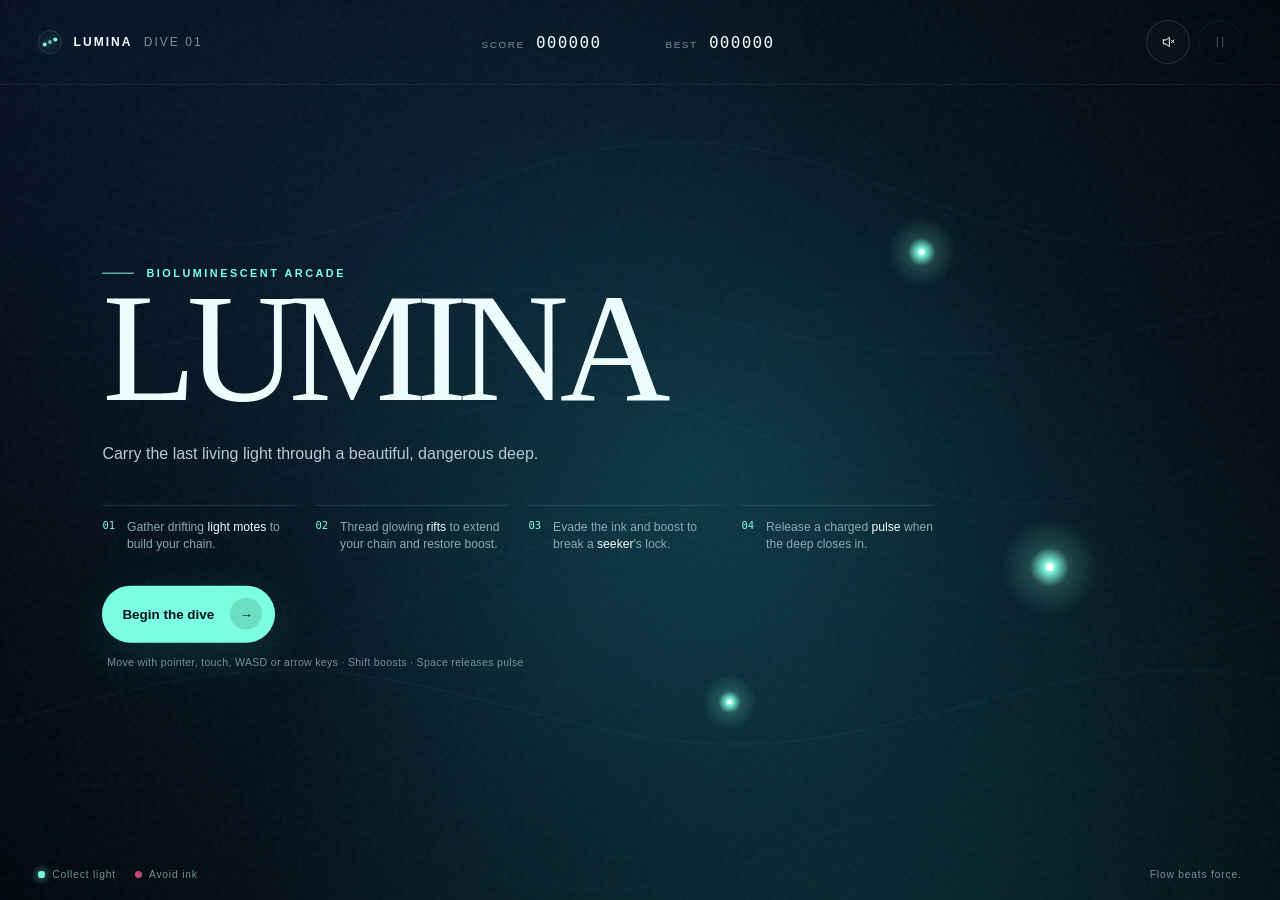
<file: index.html>
<!doctype html>
<html lang="en">
  <head>
    <meta charset="UTF-8" />
    <meta name="viewport" content="width=device-width, initial-scale=1.0" />
    <meta name="theme-color" content="#030b18" />
    <meta name="description" content="Lumina — a one-minute bioluminescent arcade dive through motes, rifts, ink, and seekers." />
    <meta property="og:title" content="Lumina — Arcade in the Deep" />
    <meta property="og:description" content="Carry the last living light through a one-minute current of motes, rifts, ink, and seekers." />
    <meta property="og:type" content="website" />
    <meta property="og:site_name" content="Lumina" />
    <meta property="og:url" content="https://jonathanmathews449-stack.github.io/lumina-tide/" />
    <meta property="og:image" content="https://jonathanmathews449-stack.github.io/lumina-tide/og.png" />
    <meta property="og:image:width" content="1200" />
    <meta property="og:image:height" content="630" />
    <meta property="og:image:alt" content="Lumina — a living light threading a glowing rift while violet seekers cross the deep." />
    <meta name="twitter:card" content="summary_large_image" />
    <title>Lumina — Arcade in the Deep</title>
    <link rel="stylesheet" href="styles.css" />
    <link rel="manifest" href="manifest.webmanifest" />
    <link rel="icon" type="image/svg+xml" href="data:image/svg+xml,%3Csvg xmlns='http://www.w3.org/2000/svg' viewBox='0 0 64 64'%3E%3Crect width='64' height='64' rx='18' fill='%23030b18'/%3E%3Cpath d='M13 34c8-16 30-16 38 0-8 12-30 12-38 0Z' fill='%237cffe1'/%3E%3Ccircle cx='38' cy='31' r='3' fill='%23030b18'/%3E%3Cpath d='M15 34 7 25v18Z' fill='%23ffcf67'/%3E%3C/svg%3E" />
  </head>
  <body>
    <canvas id="game-canvas" tabindex="0" aria-label="Lumina game field. Arrow keys or WASD to move, Space to release a pulse, Escape to pause."></canvas>
    <div class="water-light" aria-hidden="true"></div>
    <div class="grain" aria-hidden="true"></div>

    <div class="app-shell">
      <header class="topbar">
        <button class="brand" id="home-button" type="button" aria-label="Return to title">
          <span class="brand-glyph" aria-hidden="true"><i></i></span>
          <span>Lumina</span>
          <span class="edition">Dive 01</span>
        </button>

        <div class="scoreboard">
          <div><span>Score</span><strong id="score">000000</strong></div>
          <div><span>Best</span><strong id="high-score">000000</strong></div>
        </div>

        <div class="top-actions">
          <button class="icon-button" id="sound-button" type="button" aria-label="Turn sound on" aria-pressed="false">
            <svg class="sound-on" viewBox="0 0 24 24" aria-hidden="true"><path d="M5 9v6h4l5 4V5L9 9H5Z"/><path d="M17 8a6 6 0 0 1 0 8M19.5 5.5a9.2 9.2 0 0 1 0 13"/></svg>
            <svg class="sound-off" viewBox="0 0 24 24" aria-hidden="true"><path d="M5 9v6h4l5 4V5L9 9H5Z"/><path d="m17 9 4 4m0-4-4 4"/></svg>
          </button>
          <button class="icon-button" id="pause-button" type="button" aria-label="Pause game" disabled>
            <svg viewBox="0 0 24 24" aria-hidden="true"><path d="M8 5v14M16 5v14"/></svg>
          </button>
        </div>
      </header>

      <main>
        <section class="title-screen panel" id="title-screen" aria-labelledby="game-title">
          <p class="eyebrow"><span></span>Bioluminescent arcade</p>
          <h1 id="game-title">Lumina</h1>
          <p class="lede">Carry the last living light through a beautiful, dangerous deep.</p>

          <div class="rules">
            <div><span class="rule-number">01</span><p>Gather drifting <strong>light motes</strong> to build your chain.</p></div>
            <div><span class="rule-number">02</span><p>Thread glowing <strong>rifts</strong> to extend your chain and restore boost.</p></div>
            <div><span class="rule-number">03</span><p>Evade the ink and boost to break a <strong>seeker</strong>'s lock.</p></div>
            <div><span class="rule-number">04</span><p>Release a charged <strong>pulse</strong> when the deep closes in.</p></div>
          </div>

          <button class="primary-button" id="start-button" type="button"><span>Begin the dive</span><span class="button-orb" aria-hidden="true">→</span></button>
          <p class="microcopy">Move with pointer, touch, WASD or arrow keys · Shift boosts · Space releases pulse</p>
        </section>

        <section class="hud" id="hud" aria-label="Game status" hidden>
          <div class="hud-left">
            <div class="timer"><span>Oxygen</span><strong id="timer">60.0</strong></div>
            <div class="energy" aria-label="Three energy points">
              <span class="energy-pip active"></span><span class="energy-pip active"></span><span class="energy-pip active"></span>
            </div>
            <div class="depth"><span>Depth</span><strong id="depth">1</strong></div>
          </div>
          <div class="combo" id="combo"><span>Chain</span><strong>×1</strong></div>
          <div class="meters">
            <div class="meter">
              <div class="meter-copy"><span>Pulse</span><strong id="pulse-percent">0%</strong></div>
              <div class="meter-track"><span id="pulse-fill"></span></div>
            </div>
            <div class="meter meter-boost">
              <div class="meter-copy"><span>Boost</span><strong id="boost-percent">100%</strong></div>
              <div class="meter-track"><span id="boost-fill"></span></div>
            </div>
          </div>
          <div class="action-buttons">
            <button class="action-button boost-button" id="boost-button" type="button" aria-pressed="false" aria-label="Hold to boost"><span>Boost</span><kbd>Shift</kbd></button>
            <button class="action-button pulse-button" id="pulse-button" type="button" disabled><span>Pulse</span><kbd>Space</kbd></button>
          </div>
        </section>

        <section class="pause-screen overlay" id="pause-screen" aria-labelledby="pause-title" hidden>
          <p class="eyebrow"><span></span>Current suspended</p>
          <h2 id="pause-title">Take a breath.</h2>
          <button class="primary-button compact" id="resume-button" type="button"><span>Return to the tide</span><span class="button-orb">→</span></button>
        </section>

        <section class="result-screen overlay" id="result-screen" aria-labelledby="result-title" hidden>
          <p class="eyebrow"><span></span>Dive complete</p>
          <h2 id="result-title">The deep remembers.</h2>
          <div class="result-score">
            <span>Final score</span><strong id="final-score">000000</strong>
            <p id="result-message">A quiet current, beautifully crossed.</p>
          </div>
          <div class="result-stats">
            <div><span>Light gathered</span><strong id="motes-collected">0</strong></div>
            <div><span>Best chain</span><strong id="best-chain">×1</strong></div>
            <div><span>Pulses</span><strong id="pulses-used">0</strong></div>
            <div><span>Grazes</span><strong id="grazes">0</strong></div>
            <div><span>Rifts crossed</span><strong id="rifts-crossed">0</strong></div>
            <div><span>Seekers outrun</span><strong id="seekers-outrun">0</strong></div>
            <div><span>Depth reached</span><strong id="depth-reached">1</strong></div>
          </div>
          <button class="primary-button compact" id="replay-button" type="button"><span>Dive again</span><span class="button-orb">↻</span></button>
        </section>

        <p class="announcement" id="announcement" aria-live="assertive"></p>
        <p class="sr-only" id="status" role="status"></p>
      </main>

      <footer class="footer">
        <div class="legend"><span><i class="mote-dot"></i>Collect light</span><span><i class="ink-dot"></i>Avoid ink</span></div>
        <p>Flow beats force.</p>
      </footer>
    </div>

    <script src="game.js"></script>
  </body>
</html>
</file>
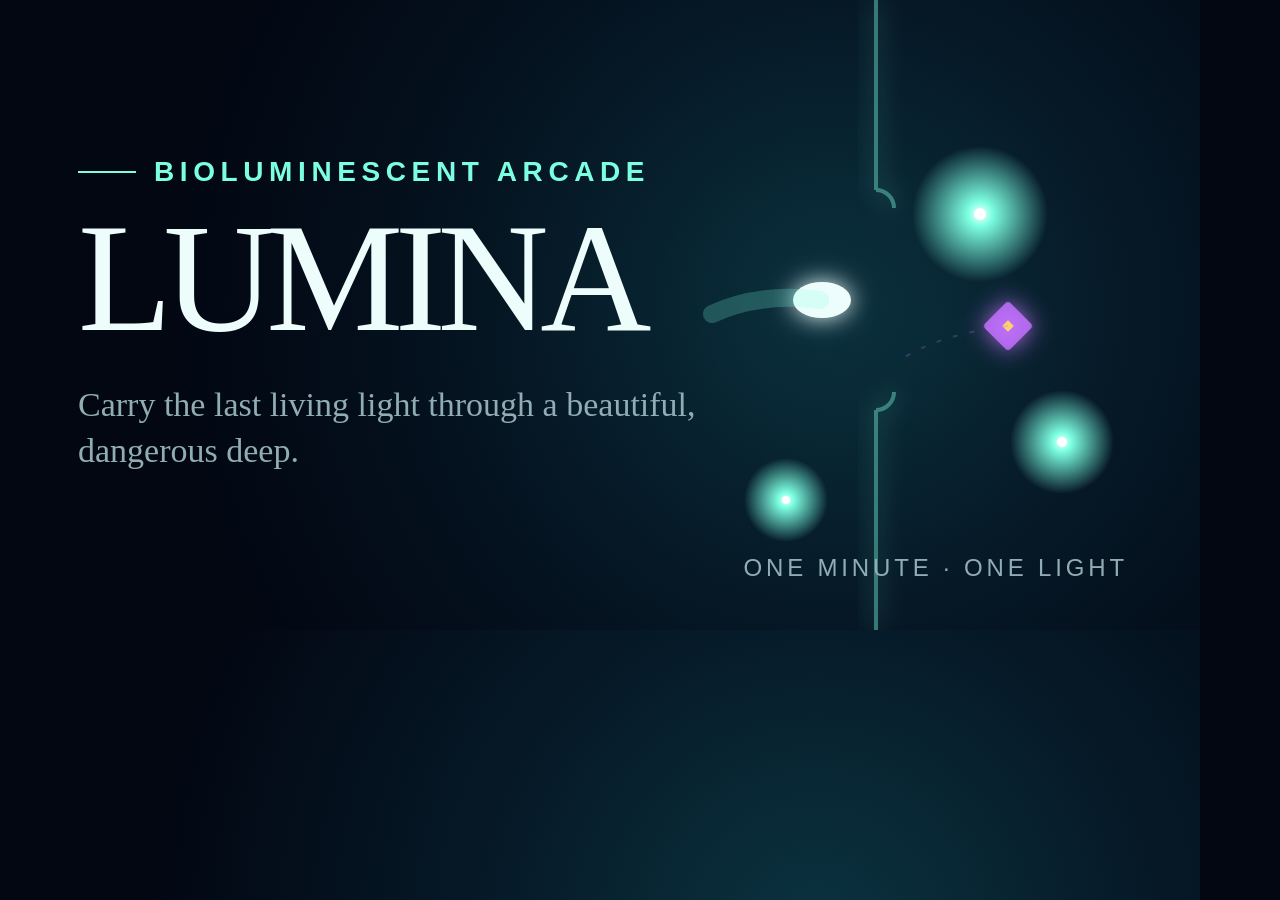
<file: og-source.html>
<!doctype html>
<html lang="en">
<head>
<meta charset="utf-8">
<meta name="robots" content="noindex">
<title>Lumina — og:image source</title>
<!--
  Source for og.png. Render at 1200×630 with the shared workspace helper:

    bash scripts/og-image.sh "/c/Users/AI DEV/Documents/lumina-tide"

  The card is deliberately network-free and uses only system fonts and CSS.
-->
<style>
  :root { --bg:#020712; --deep:#061927; --ink:#edfdfb; --muted:#91adb4; --aqua:#7cffe1; --gold:#ffcf67; --violet:#c370ff; }
  * { box-sizing:border-box; }
  html,body { margin:0; width:1200px; height:630px; overflow:hidden; }
  body { position:relative; background:radial-gradient(circle at 68% 48%,#0b3340 0,var(--deep) 38%,var(--bg) 76%); color:var(--ink); font-family:"Segoe UI",Arial,sans-serif; }
  body::after { content:""; position:absolute; inset:0; background:radial-gradient(circle at 78% 52%,transparent 0,rgba(2,7,18,.18) 40%,rgba(2,7,18,.72) 100%); }
  .plate { position:absolute; z-index:2; inset:0; display:flex; flex-direction:column; justify-content:center; padding:0 78px; }
  .kicker { display:flex; align-items:center; gap:18px; margin:0 0 26px; color:var(--aqua); font-size:28px; font-weight:650; letter-spacing:.2em; text-transform:uppercase; }
  .kicker i { width:58px; height:2px; background:currentColor; }
  h1 { margin:0; font-family:Didot,"Bodoni MT",Georgia,serif; font-size:154px; font-weight:400; letter-spacing:-.055em; line-height:.84; text-transform:uppercase; }
  .tagline { width:650px; margin:38px 0 0; color:var(--muted); font-family:Didot,"Bodoni MT",Georgia,serif; font-size:34px; line-height:1.35; }
  .mark { position:absolute; z-index:2; right:72px; bottom:48px; color:var(--muted); font-size:24px; letter-spacing:.16em; text-transform:uppercase; }
  svg { position:absolute; z-index:1; inset:0; width:1200px; height:630px; }
</style>
</head>
<body>
  <svg viewBox="0 0 1200 630" xmlns="http://www.w3.org/2000/svg" aria-hidden="true">
    <defs>
      <filter id="glow" x="-100%" y="-100%" width="300%" height="300%"><feGaussianBlur stdDeviation="12" result="b"/><feMerge><feMergeNode in="b"/><feMergeNode in="SourceGraphic"/></feMerge></filter>
      <radialGradient id="mote"><stop offset="0" stop-color="#fff"/><stop offset=".18" stop-color="#7cffe1"/><stop offset="1" stop-color="#7cffe1" stop-opacity="0"/></radialGradient>
    </defs>
    <g opacity=".42" stroke="#7cffe1" fill="none" filter="url(#glow)">
      <path d="M876 0V190M876 410V630" stroke-width="4"/>
      <path d="M876 190a18 18 0 0 1 18 18M876 410a18 18 0 0 0 18-18" stroke-width="4"/>
    </g>
    <g>
      <circle cx="980" cy="214" r="68" fill="url(#mote)"/><circle cx="980" cy="214" r="6" fill="#fff"/>
      <circle cx="1062" cy="442" r="52" fill="url(#mote)"/><circle cx="1062" cy="442" r="5" fill="#fff"/>
      <circle cx="786" cy="500" r="42" fill="url(#mote)"/><circle cx="786" cy="500" r="4" fill="#fff"/>
    </g>
    <g transform="translate(1008 326) rotate(45)" filter="url(#glow)">
      <rect x="-18" y="-18" width="36" height="36" rx="4" fill="#c370ff" fill-opacity=".86"/>
      <rect x="-4" y="-4" width="8" height="8" fill="#ffcf67"/>
    </g>
    <path d="M1008 326Q940 334 900 360" stroke="#c370ff" stroke-opacity=".24" stroke-width="2" stroke-dasharray="5 12" fill="none"/>
    <ellipse cx="822" cy="300" rx="29" ry="18" fill="#edfdfb" filter="url(#glow)"/>
    <path d="M820 300Q760 292 712 314" stroke="#7cffe1" stroke-opacity=".22" stroke-width="18" stroke-linecap="round" fill="none"/>
  </svg>
  <div class="plate">
    <p class="kicker"><i></i>Bioluminescent arcade</p>
    <h1>Lumina</h1>
    <p class="tagline">Carry the last living light through a beautiful, dangerous deep.</p>
  </div>
  <div class="mark">One minute · one light</div>
</body>
</html>
</file>
<file: styles.css>
:root {
  color-scheme: dark;
  --bg:#020712; --ink:#edfdfb; --muted:#76929b; --aqua:#7cffe1; --aqua-soft:rgba(124,255,225,.2);
  --gold:#ffcf67; --rose:#ff5d91; --panel:rgba(3,12,25,.78); --line:rgba(171,255,239,.15);
  --display:Didot,"Bodoni MT",Georgia,serif; --sans:Inter,"Segoe UI",sans-serif;
}
* { box-sizing:border-box; }
html,body { margin:0; min-width:320px; min-height:100%; background:var(--bg); }
body { min-height:100vh; overflow:hidden; color:var(--ink); font-family:var(--sans); }
button { border:0; color:inherit; font:inherit; }
button:focus-visible { outline:2px solid var(--aqua); outline-offset:5px; }
#game-canvas:focus-visible { outline:2px solid var(--aqua); outline-offset:-2px; }
.sr-only { position:absolute; width:1px; height:1px; margin:-1px; padding:0; overflow:hidden; clip:rect(0 0 0 0); clip-path:inset(50%); white-space:nowrap; }
body.is-playing #game-canvas { cursor:none; }
#game-canvas,.water-light,.grain { position:fixed; inset:0; width:100%; height:100%; }
#game-canvas { z-index:0; background:radial-gradient(circle at 50% 50%,#092634 0,#03111f 44%,#01050d 100%); }
.water-light { z-index:1; pointer-events:none; opacity:.2; background:radial-gradient(ellipse at 68% 115%,rgba(31,220,210,.65),transparent 52%),radial-gradient(ellipse at 0 0,rgba(52,101,255,.5),transparent 45%); mix-blend-mode:screen; }
.grain { z-index:2; pointer-events:none; opacity:.045; background-image:url("data:image/svg+xml,%3Csvg viewBox='0 0 180 180' xmlns='http://www.w3.org/2000/svg'%3E%3Cfilter id='n'%3E%3CfeTurbulence type='fractalNoise' baseFrequency='.95' numOctaves='3' stitchTiles='stitch'/%3E%3C/filter%3E%3Crect width='100%25' height='100%25' filter='url(%23n)'/%3E%3C/svg%3E"); }
.app-shell { position:relative; z-index:3; display:grid; grid-template-rows:auto 1fr auto; min-height:100svh; pointer-events:none; }
.topbar,.footer { display:grid; align-items:center; padding:1.25rem clamp(1rem,3vw,3rem); pointer-events:auto; }
.topbar { grid-template-columns:1fr auto 1fr; border-bottom:1px solid rgba(255,255,255,.055); }
.brand { display:flex; align-items:center; justify-self:start; min-height:2.75rem; gap:.7rem; padding:0; background:transparent; cursor:pointer; font-size:.75rem; font-weight:650; letter-spacing:.17em; text-transform:uppercase; }
.brand-glyph { position:relative; display:grid; place-items:center; width:1.5rem; height:1.5rem; border:1px solid var(--line); border-radius:50%; }
.brand-glyph::before,.brand-glyph::after,.brand-glyph i { content:""; position:absolute; width:.25rem; height:.25rem; border-radius:50%; background:var(--aqua); box-shadow:0 0 12px var(--aqua); }
.brand-glyph::before { transform:translate(-.33rem,.15rem); } .brand-glyph::after { transform:translate(.33rem,-.15rem); } .brand-glyph i { opacity:.7; }
.edition { color:var(--muted); font-weight:400; }
.scoreboard { display:flex; gap:2.5rem; }
.scoreboard div { display:flex; align-items:baseline; gap:.7rem; }
.scoreboard span { color:var(--muted); font-size:.62rem; letter-spacing:.16em; text-transform:uppercase; }
.scoreboard strong { min-width:5.6rem; color:var(--ink); font-family:ui-monospace,"SFMono-Regular",Consolas,monospace; font-size:1rem; font-weight:500; letter-spacing:.08em; }
.top-actions { display:flex; justify-self:end; gap:.5rem; }
.icon-button { display:grid; place-items:center; width:2.75rem; height:2.75rem; border:1px solid var(--line); border-radius:50%; background:rgba(255,255,255,.025); cursor:pointer; backdrop-filter:blur(12px); transition:transform 180ms,border-color 180ms,background 180ms; }
.icon-button:hover:not(:disabled) { transform:translateY(-2px); border-color:var(--aqua); background:var(--aqua-soft); }
.icon-button:disabled { opacity:.3; cursor:not-allowed; }
.icon-button svg { width:1rem; fill:none; stroke:currentColor; stroke-linecap:round; stroke-linejoin:round; stroke-width:1.5; }
.sound-on { display:none; } .sound-active .sound-on { display:block; } .sound-active .sound-off { display:none; }
main { position:relative; min-height:0; pointer-events:none; }
.panel { position:absolute; top:50%; left:clamp(1.2rem,8vw,8rem); width:min(91vw,70rem); transform:translateY(-50%); pointer-events:auto; }
.eyebrow { display:flex; align-items:center; gap:.75rem; margin:0 0 1rem; color:var(--aqua); font-size:.68rem; font-weight:650; letter-spacing:.23em; text-transform:uppercase; }
.eyebrow span { width:2rem; height:1px; background:currentColor; }
h1 { margin:0; font-family:var(--display); font-size:clamp(5rem,12vw,11rem); font-weight:400; letter-spacing:-.06em; line-height:.7; text-transform:uppercase; }
h1 em { color:transparent; font-style:italic; -webkit-text-stroke:1px rgba(237,253,251,.72); }
.lede { max-width:33rem; margin:clamp(1.8rem,3vw,2.5rem) 0; color:#b5cad0; font-size:1rem; line-height:1.6; }
.rules { display:grid; grid-template-columns:repeat(auto-fit,minmax(11rem,1fr)); gap:1.25rem; max-width:52rem; margin-bottom:2rem; }
.rules div { display:grid; grid-template-columns:auto 1fr; gap:.75rem; padding-top:.8rem; border-top:1px solid var(--line); }
.rules p { margin:0; color:#8da8af; font-size:.76rem; line-height:1.45; }
.rules strong { color:var(--ink); font-weight:500; }
.rule-number { color:var(--aqua); font-family:ui-monospace,monospace; font-size:.66rem; }
.primary-button { display:inline-flex; align-items:center; gap:1rem; padding:.78rem .8rem .78rem 1.25rem; border-radius:999px; background:var(--aqua); color:#031118; cursor:pointer; font-size:.84rem; font-weight:650; box-shadow:0 .8rem 3rem rgba(54,255,219,.13); transition:transform 180ms,box-shadow 180ms; }
.primary-button:hover { transform:translateY(-3px); box-shadow:0 1rem 3rem rgba(54,255,219,.25); }
.button-orb { display:grid; place-items:center; width:2rem; height:2rem; border-radius:50%; background:rgba(0,0,0,.13); }
.microcopy { margin:.8rem 0 0 .3rem; color:var(--muted); font-size:.66rem; letter-spacing:.03em; }
.hud { position:absolute; inset:0; pointer-events:none; }
.hud[hidden] { display:none; }
.hud-left { position:absolute; left:clamp(1rem,3vw,3rem); top:2rem; }
.timer span,.meter-copy span,.combo span,.depth span { color:var(--muted); font-size:.62rem; letter-spacing:.17em; text-transform:uppercase; }
.timer strong { display:block; margin-top:.25rem; color:var(--ink); font-family:var(--display); font-size:2.35rem; font-weight:400; }
.energy { display:flex; gap:.35rem; margin-top:.7rem; }
.energy-pip { width:2rem; height:.22rem; border-radius:99px; background:rgba(255,255,255,.12); transition:background 250ms,box-shadow 250ms; }
.energy-pip.active { background:var(--aqua); box-shadow:0 0 10px var(--aqua); }
/* Dimmed by colour and scale, not by opacity. At the old `opacity:.35` the label
   measured 1.68:1 and the number 2.45:1 against the deep — both failures, and
   both invisible in the CSS because the tokens themselves are fine. This is the
   same fix task 008 applied to PRICESHOCK's losing card, for the same reason:
   if text must stay readable, alpha is not a dimming tool. */
.combo { position:absolute; top:2rem; left:50%; display:flex; flex-direction:column; align-items:center; transform:translateX(-50%) scale(.86); transition:transform 180ms,color 180ms; }
.combo.hot { transform:translateX(-50%) scale(1); }
.combo strong { color:var(--muted); font-family:var(--display); font-size:3rem; font-weight:400; line-height:1; transition:color 180ms,text-shadow 180ms; }
.combo.hot strong { color:var(--gold); text-shadow:0 0 18px rgba(255,207,103,.4); }
.depth { margin-top:.9rem; }
.depth strong { display:block; margin-top:.2rem; color:var(--gold); font-family:var(--display); font-size:1.4rem; font-weight:400; line-height:1; }
.depth.rising strong { animation:depthRise 700ms ease-out; }
@keyframes depthRise { 0% { transform:translateY(.35rem); text-shadow:0 0 22px var(--gold); } 100% { transform:none; } }
.meters { position:absolute; top:2rem; right:clamp(1rem,3vw,3rem); display:grid; gap:.9rem; width:9rem; }
.meter-copy { display:flex; justify-content:space-between; align-items:baseline; }
.meter-copy strong { color:var(--aqua); font-family:ui-monospace,monospace; font-size:.72rem; font-weight:500; }
.meter-boost .meter-copy strong { color:var(--gold); }
.meter-boost .meter-track span { background:var(--gold); box-shadow:0 0 10px var(--gold); }
/* The boost bar is the one thing that moves every frame, so it gets no width
   transition — a 180ms ease on a value changing 60 times a second reads as lag
   rather than smoothing, and boost is exactly the control that must feel direct. */
.meter-boost .meter-track span { transition:none; }
.meter-boost.spent .meter-copy strong { color:var(--rose); }
.meter-boost.spent .meter-track span { background:var(--rose); box-shadow:0 0 10px var(--rose); }
.meter-track { height:2px; margin-top:.65rem; overflow:hidden; background:rgba(255,255,255,.1); }
.meter-track span { display:block; width:0; height:100%; background:var(--aqua); box-shadow:0 0 10px var(--aqua); transition:width 180ms; }
.action-buttons { position:absolute; right:clamp(1rem,3vw,3rem); bottom:1rem; display:flex; gap:.6rem; }
.action-button { display:flex; align-items:center; min-height:2.75rem; gap:.8rem; padding:.7rem .75rem .7rem 1rem; border:1px solid var(--line); border-radius:999px; background:rgba(3,12,25,.68); color:var(--muted); pointer-events:auto; cursor:pointer; backdrop-filter:blur(14px); font-size:.72rem; touch-action:none; }
.pulse-button.ready { border-color:var(--aqua); color:var(--ink); box-shadow:0 0 1.5rem rgba(124,255,225,.16); animation:pulseReady 1.3s ease-in-out infinite alternate; }
.action-button:disabled { cursor:not-allowed; opacity:.6; }
.boost-button[aria-pressed="true"],.boost-button.engaged { border-color:var(--gold); color:var(--ink); box-shadow:0 0 1.5rem rgba(255,207,103,.18); }
kbd { padding:.26rem .42rem; border:1px solid var(--line); border-radius:.35rem; color:var(--aqua); font:inherit; font-size:.62rem; }
.overlay { position:absolute; top:50%; left:50%; width:min(90vw,46rem); padding:clamp(2rem,5vw,4rem); transform:translate(-50%,-50%); border:1px solid var(--line); border-radius:1.5rem; background:var(--panel); box-shadow:0 2rem 8rem rgba(0,0,0,.55); backdrop-filter:blur(28px); pointer-events:auto; animation:arrive 650ms cubic-bezier(.2,.8,.2,1) both; }
.overlay[hidden] { display:none; }
.overlay h2 { margin:0; font-family:var(--display); font-size:clamp(2.7rem,6vw,5.3rem); font-weight:400; letter-spacing:-.035em; line-height:.95; }
.compact { margin-top:2rem; }
.result-score { margin:2.2rem 0 1.7rem; }
.result-score>span { display:block; color:var(--muted); font-size:.65rem; letter-spacing:.17em; text-transform:uppercase; }
.result-score>strong { display:block; color:var(--aqua); font-family:ui-monospace,monospace; font-size:clamp(2.8rem,8vw,5.5rem); font-weight:400; letter-spacing:.08em; line-height:1.1; text-shadow:0 0 2rem var(--aqua-soft); }
.result-score p { margin:.5rem 0 0; color:#a9bfc5; font-family:var(--display); font-size:1.2rem; }
.result-stats { display:grid; grid-template-columns:repeat(auto-fit,minmax(6.5rem,1fr)); gap:1rem; }
.result-stats div { padding:.9rem 0; border-top:1px solid var(--line); }
.result-stats span { display:block; color:var(--muted); font-size:.62rem; letter-spacing:.1em; text-transform:uppercase; }
.result-stats strong { display:block; margin-top:.35rem; font-family:var(--display); font-size:1.5rem; font-weight:400; }
.announcement { position:absolute; left:50%; bottom:18%; margin:0; transform:translateX(-50%); color:var(--aqua); font-family:var(--display); font-size:clamp(1.2rem,3vw,2.2rem); text-align:center; text-shadow:0 0 16px var(--aqua); opacity:0; transition:opacity 180ms,transform 300ms; }
.announcement.show { opacity:1; transform:translate(-50%,-1rem); }
.footer { grid-template-columns:1fr auto; color:var(--muted); font-size:.64rem; letter-spacing:.08em; }
.legend { display:flex; gap:1.2rem; } .legend span { display:flex; align-items:center; gap:.45rem; }
.legend i { width:.42rem; height:.42rem; border-radius:50%; }
.mote-dot { background:var(--aqua); box-shadow:0 0 9px var(--aqua); } .ink-dot { border:1px solid var(--rose); box-shadow:inset 0 0 6px var(--rose); }
.footer p { margin:0; }
@keyframes pulseReady { to { box-shadow:0 0 2.5rem rgba(124,255,225,.34); } }
@keyframes arrive { from { opacity:0; transform:translate(-50%,-44%) scale(.95); filter:blur(8px); } to { opacity:1; transform:translate(-50%,-50%) scale(1); filter:none; } }
@media (max-width:760px) {
  .topbar { grid-template-columns:1fr auto; padding:.85rem 1rem; } .scoreboard { order:3; grid-column:1/-1; justify-content:center; gap:1.5rem; margin-top:.75rem; }
  .edition { display:none; } .panel { left:0; width:100%; padding:1rem; }
  h1 { font-size:clamp(4.6rem,23vw,7.2rem); line-height:.72; }
  .lede { margin:1.5rem 0; } .rules { grid-template-columns:1fr; gap:.7rem; margin-bottom:1.4rem; } .rules div { padding-top:.55rem; }
  .microcopy { max-width:19rem; line-height:1.5; }
  .hud-left { top:1rem; } .combo { top:1rem; } .meters { top:1rem; width:6rem; gap:.55rem; }
  .depth { margin-top:.6rem; } .depth strong { font-size:1.15rem; }
  .action-buttons { bottom:.4rem; gap:.4rem; } .action-button { padding:.6rem .85rem; } .action-button kbd { display:none; }
  .overlay { padding:2.2rem 1.4rem 1.5rem; } .result-screen { padding-top:1.75rem; }
  .result-score { margin:1.6rem 0 1.2rem; } .result-stats { gap:.5rem; } .result-stats div { padding:.65rem 0; }
  .result-screen .compact { margin-top:1.25rem; } .result-stats span { letter-spacing:.04em; } .footer { padding:.75rem 1rem; } .footer p { display:none; }
}
@media (max-height:720px) and (min-width:761px) { h1 { font-size:clamp(4rem,9vw,7rem); } .lede { margin:1.4rem 0; } .rules { margin-bottom:1.2rem; } }
@media (prefers-reduced-motion:reduce) { *,*::before,*::after { animation-duration:.01ms!important; animation-iteration-count:1!important; transition-duration:.01ms!important; } }
</file>
